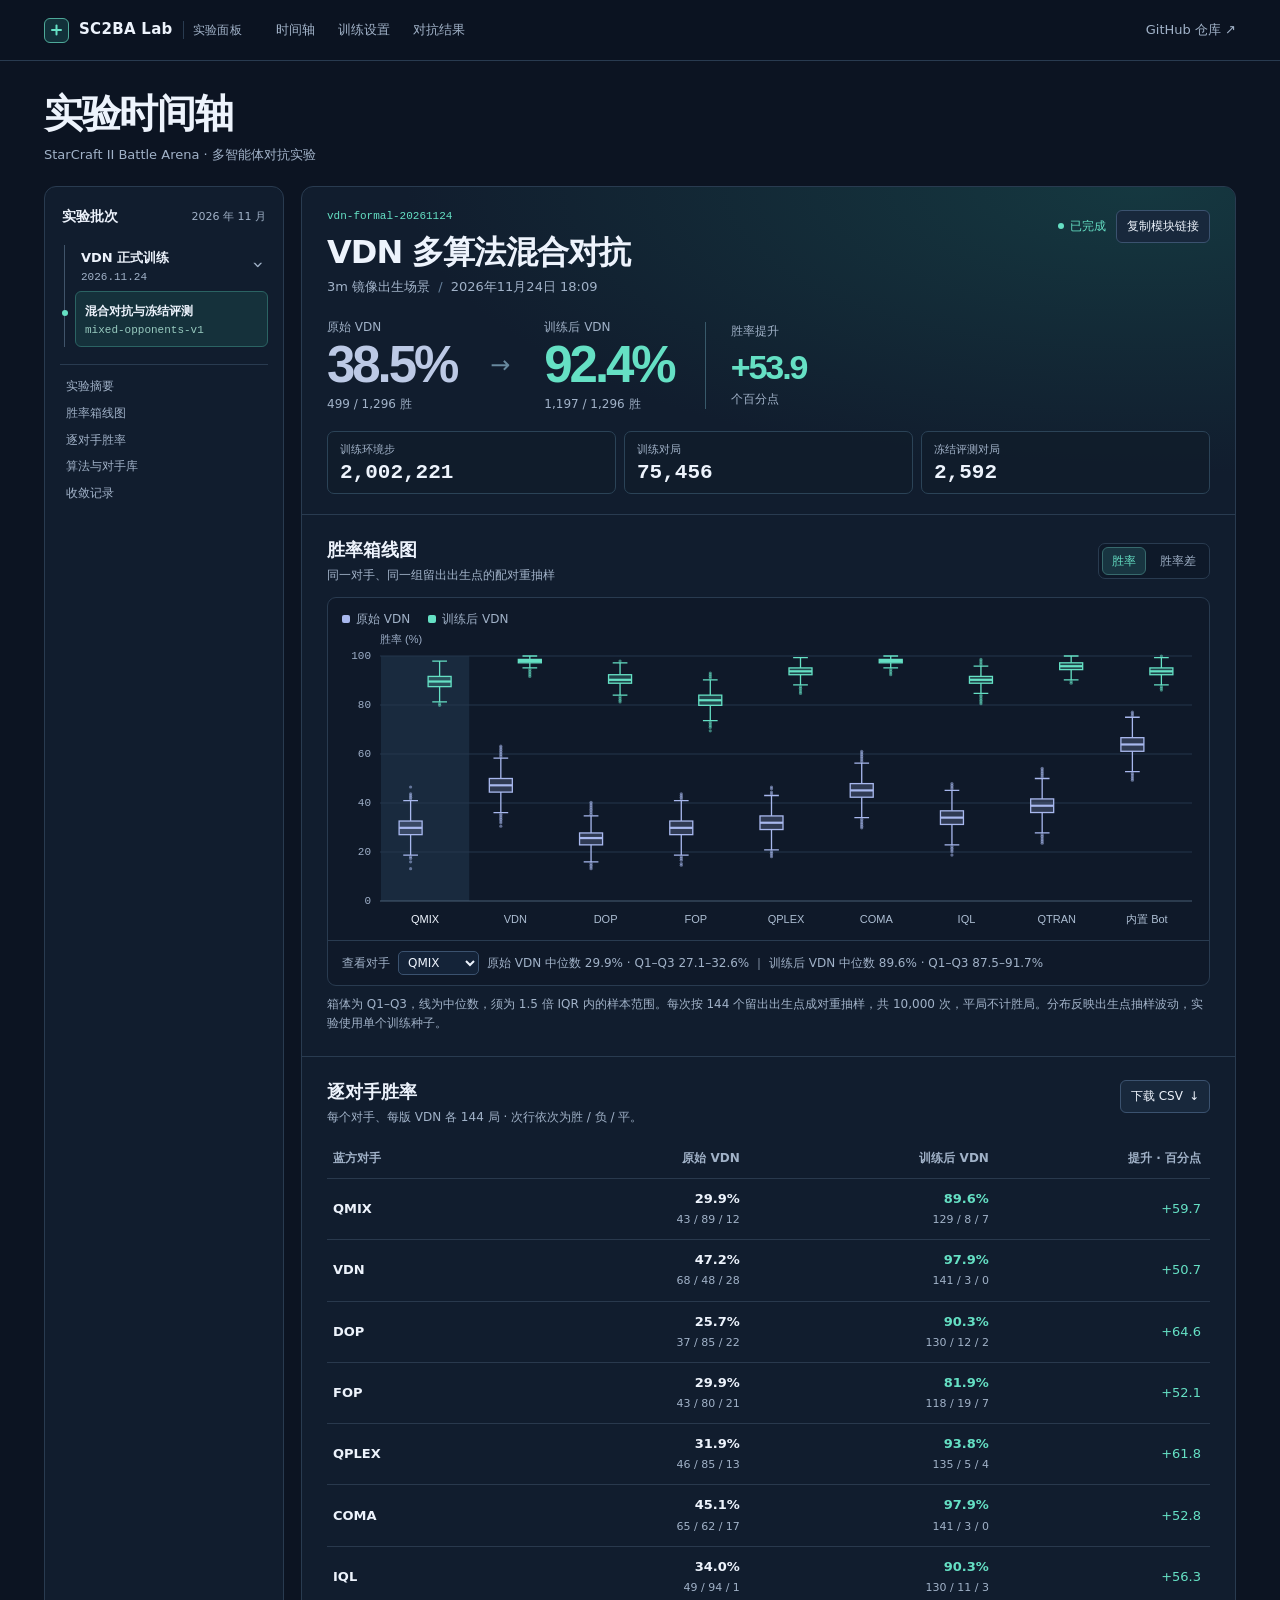
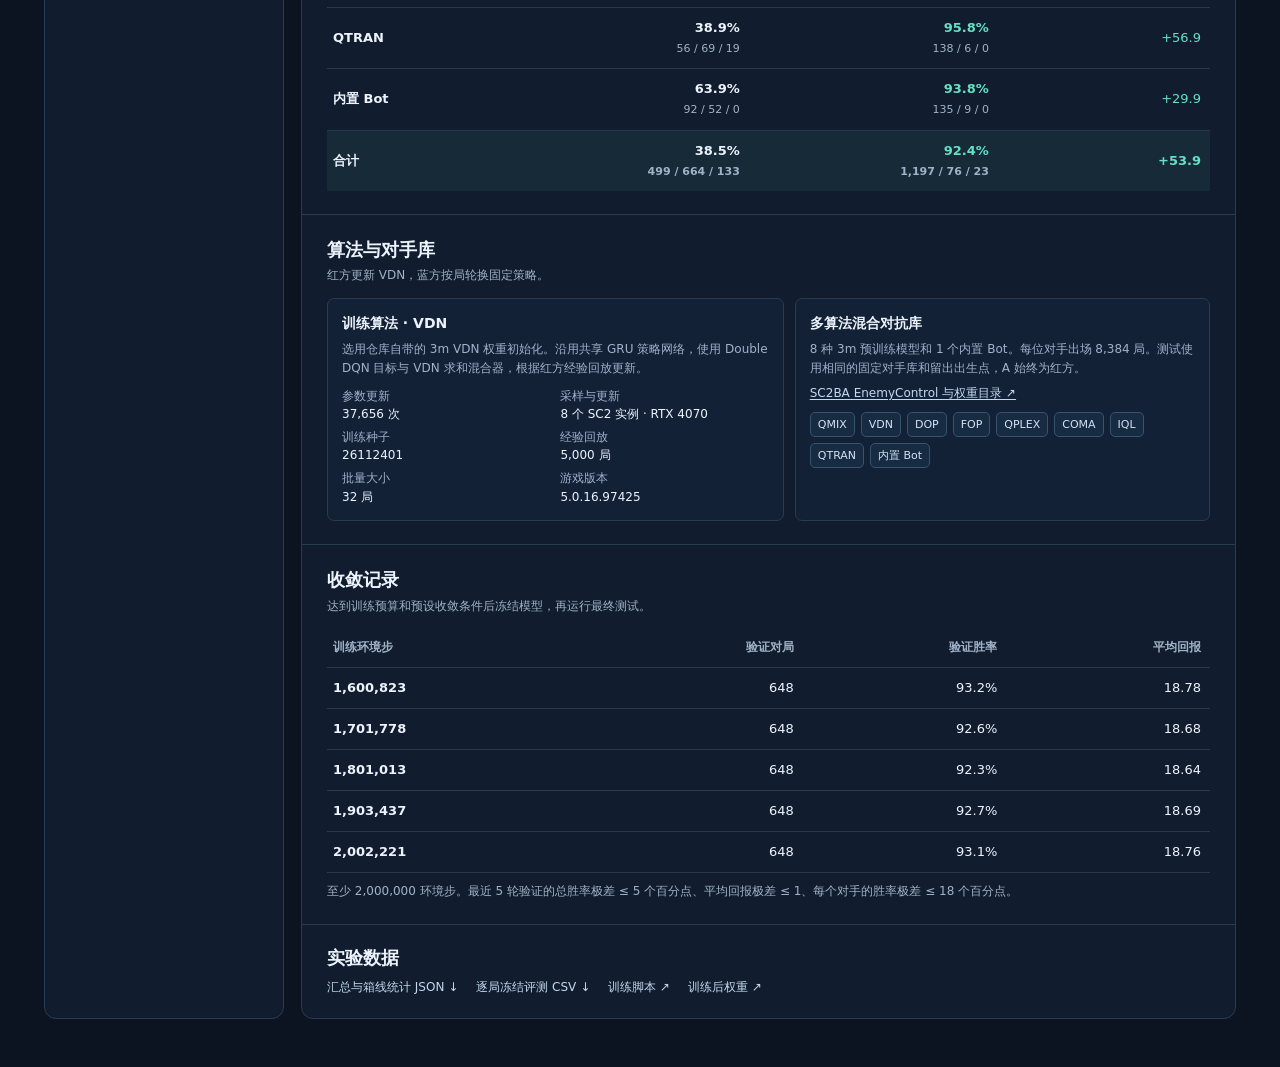
<file: docs/index.html>
<!doctype html>
<html lang="zh-CN">
<head>
  <meta charset="utf-8">
  <meta name="viewport" content="width=device-width, initial-scale=1">
  <meta name="theme-color" content="#0c1422">
  <meta name="description" content="SC2BA Lab 的多智能体对抗实验面板。按批次查看训练协议、收敛记录和冻结评测。">
  <title>SC2BA Lab · 实验面板</title>
  <link rel="icon" type="image/png" href="./assets/mark.png">
  <link rel="stylesheet" href="./assets/panel.css">
  <script defer src="./assets/panel.js"></script>
</head>
<body>
  <a class="skip-link" href="#release">跳到实验记录</a>
  <header class="masthead">
    <div class="frame masthead-inner">
      <a class="brand" href="./#timeline" aria-label="SC2BA Lab 实验时间轴"><span class="mark" aria-hidden="true"></span>SC2BA Lab <span class="brand-detail">实验面板</span></a>
      <nav aria-label="面板导航">
        <a href="#timeline">时间轴</a>
        <a href="#training">训练设置</a>
        <a href="#results">对抗结果</a>
      </nav>
      <a class="repo-link" href="https://github.com/BaiChunhui-9803/SC2BA/tree/experiment/vdn-formal-20261124">GitHub 仓库 <span aria-hidden="true">↗</span></a>
    </div>
  </header>

  <main id="timeline" class="frame">
    <header class="page-heading">
      <h1>实验时间轴</h1>
      <p>StarCraft II Battle Arena · 多智能体对抗实验</p>
    </header>
    <div id="load-error" class="card error" role="alert" hidden></div>
    <div class="workspace">
      <aside class="timeline card" aria-label="实验版本列表">
        <div class="timeline-inner">
          <div class="timeline-header">
            <h2>实验批次</h2>
            <span>2026 年 11 月</span>
          </div>
          <details open>
            <summary>
              <span class="batch-name"><strong>VDN 正式训练</strong><time datetime="2026-11-24">2026.11.24</time></span>
            </summary>
            <a class="current-batch" href="?batch=vdn-formal-20261124&amp;version=mixed-opponents-v1#release" aria-current="page">
              <span>混合对抗与冻结评测</span>
              <span class="batch-version">mixed-opponents-v1</span>
            </a>
          </details>
          <nav class="section-nav" aria-label="本实验内导航">
            <a href="#release">实验摘要</a>
            <a href="#boxplot">胜率箱线图</a>
            <a href="#results">逐对手胜率</a>
            <a href="#training">算法与对手库</a>
            <a href="#validation">收敛记录</a>
          </nav>
        </div>
      </aside>

      <article class="release card" aria-label="VDN 混合对抗正式实验">
        <section id="release" class="hero">
          <div class="hero-top">
            <div>
              <p class="run-id">vdn-formal-20261124</p>
              <h2>VDN 多算法混合对抗</h2>
              <p class="subtle">3m 镜像出生场景 <span class="sep">/</span> <time id="release-time">2026 年 11 月 24 日</time></p>
            </div>
            <div class="hero-actions">
              <span class="status"><span aria-hidden="true"></span>已完成</span>
              <button type="button" id="copy-link" class="button">复制模块链接</button>
            </div>
          </div>
          <div class="hero-scores" aria-label="总胜率对比">
            <div>
              <span class="metric-label">原始 VDN</span>
              <strong id="original-score" class="score original-score">—</strong>
              <span id="original-games" class="metric-caption"></span>
            </div>
            <span class="score-arrow" aria-hidden="true">→</span>
            <div>
              <span class="metric-label">训练后 VDN</span>
              <strong id="trained-score" class="score trained-score">—</strong>
              <span id="trained-games" class="metric-caption"></span>
            </div>
            <div class="gain">
              <span class="metric-label">胜率提升</span>
              <strong id="gain-score">—</strong>
              <span class="metric-caption">个百分点</span>
            </div>
          </div>
          <dl class="summary-tiles">
            <div><dt>训练环境步</dt><dd id="training-steps">—</dd></div>
            <div><dt>训练对局</dt><dd id="training-games">—</dd></div>
            <div><dt>冻结评测对局</dt><dd id="test-games">—</dd></div>
          </dl>
        </section>

        <section id="boxplot" class="content-section">
          <div class="section-head">
            <div>
              <h2>胜率箱线图</h2>
              <p>同一对手、同一组留出出生点的配对重抽样</p>
            </div>
            <div class="segment" aria-label="箱线图指标">
              <button type="button" id="mode-rates" aria-pressed="true">胜率</button>
              <button type="button" id="mode-delta" aria-pressed="false">胜率差</button>
            </div>
          </div>
          <div class="chart card">
            <div id="chart-legend" class="legend"></div>
            <div class="chart-scroll" tabindex="0" role="region" aria-label="胜率箱线图，可横向滚动">
              <canvas id="chart" height="310" role="img" aria-label="各对手的配对重抽样胜率分布">箱线统计可以在图下选择对手查看。</canvas>
            </div>
            <div class="chart-details">
              <label for="chart-opponent">查看对手</label>
              <select id="chart-opponent"></select>
              <output id="plot-summary" for="chart-opponent" aria-live="polite"></output>
            </div>
          </div>
          <p class="footnote" id="box-method"></p>
        </section>

        <section id="results" class="content-section">
          <div class="section-head">
            <div>
              <h2>逐对手胜率</h2>
              <p id="results-note"></p>
            </div>
            <a class="button" href="./data/matchups.csv" download>下载 CSV <span aria-hidden="true">↓</span></a>
          </div>
          <div class="table-scroll" role="region" aria-label="逐对手胜率表，可横向滚动" tabindex="0">
            <table class="matchups">
              <thead><tr><th scope="col">蓝方对手</th><th scope="col">原始 VDN</th><th scope="col">训练后 VDN</th><th scope="col">提升 · 百分点</th></tr></thead>
              <tbody id="matchup-rows"></tbody>
              <tfoot id="matchup-total"></tfoot>
            </table>
          </div>
        </section>

        <section id="training" class="content-section">
          <div class="section-head">
            <div>
              <h2>算法与对手库</h2>
              <p>红方更新 VDN，蓝方按局轮换固定策略。</p>
            </div>
          </div>
          <div class="method-grid">
            <div class="method-card">
              <h3>训练算法 · VDN</h3>
              <p>选用仓库自带的 3m VDN 权重初始化。沿用共享 GRU 策略网络，使用 Double DQN 目标与 VDN 求和混合器，根据红方经验回放更新。</p>
              <dl class="method-facts" id="training-facts"></dl>
            </div>
            <div class="method-card">
              <h3>多算法混合对抗库</h3>
              <p id="opponent-note"></p>
              <p class="pool-source"><a href="https://github.com/dooliu/SC2BA/tree/c585ce68d20a35c8bfd383a1fbbd426ae4a0ecb3/sc2ba/enemycontrol">SC2BA EnemyControl 与权重目录 ↗</a></p>
              <div class="opponent-tags" id="opponents"></div>
            </div>
          </div>
        </section>

        <section id="validation" class="content-section">
          <div class="section-head">
            <div>
              <h2>收敛记录</h2>
              <p id="validation-note"></p>
            </div>
          </div>
          <div class="table-scroll" role="region" aria-label="最近五轮验证结果，可横向滚动" tabindex="0">
            <table class="validation-table">
              <thead><tr><th scope="col">训练环境步</th><th scope="col">验证对局</th><th scope="col">验证胜率</th><th scope="col">平均回报</th></tr></thead>
              <tbody id="validation-rows"></tbody>
            </table>
          </div>
          <p class="footnote" id="plateau-note"></p>
        </section>

        <footer class="release-footer">
          <h2>实验数据</h2>
          <div class="download-links">
            <a href="./data/report.json" download>汇总与箱线统计 JSON <span aria-hidden="true">↓</span></a>
            <a href="./data/test-outcomes.csv" download>逐局冻结评测 CSV <span aria-hidden="true">↓</span></a>
            <a href="https://github.com/BaiChunhui-9803/SC2BA/blob/experiment/vdn-formal-20261124/experiments/train_vdn_formal.py">训练脚本 <span aria-hidden="true">↗</span></a>
            <a href="https://github.com/BaiChunhui-9803/SC2BA/blob/experiment/vdn-formal-20261124/experiments/artifacts/vdn-formal-20261124/agent.th">训练后权重 <span aria-hidden="true">↗</span></a>
          </div>
        </footer>
      </article>
    </div>
  </main>
</body>
</html>
</file>
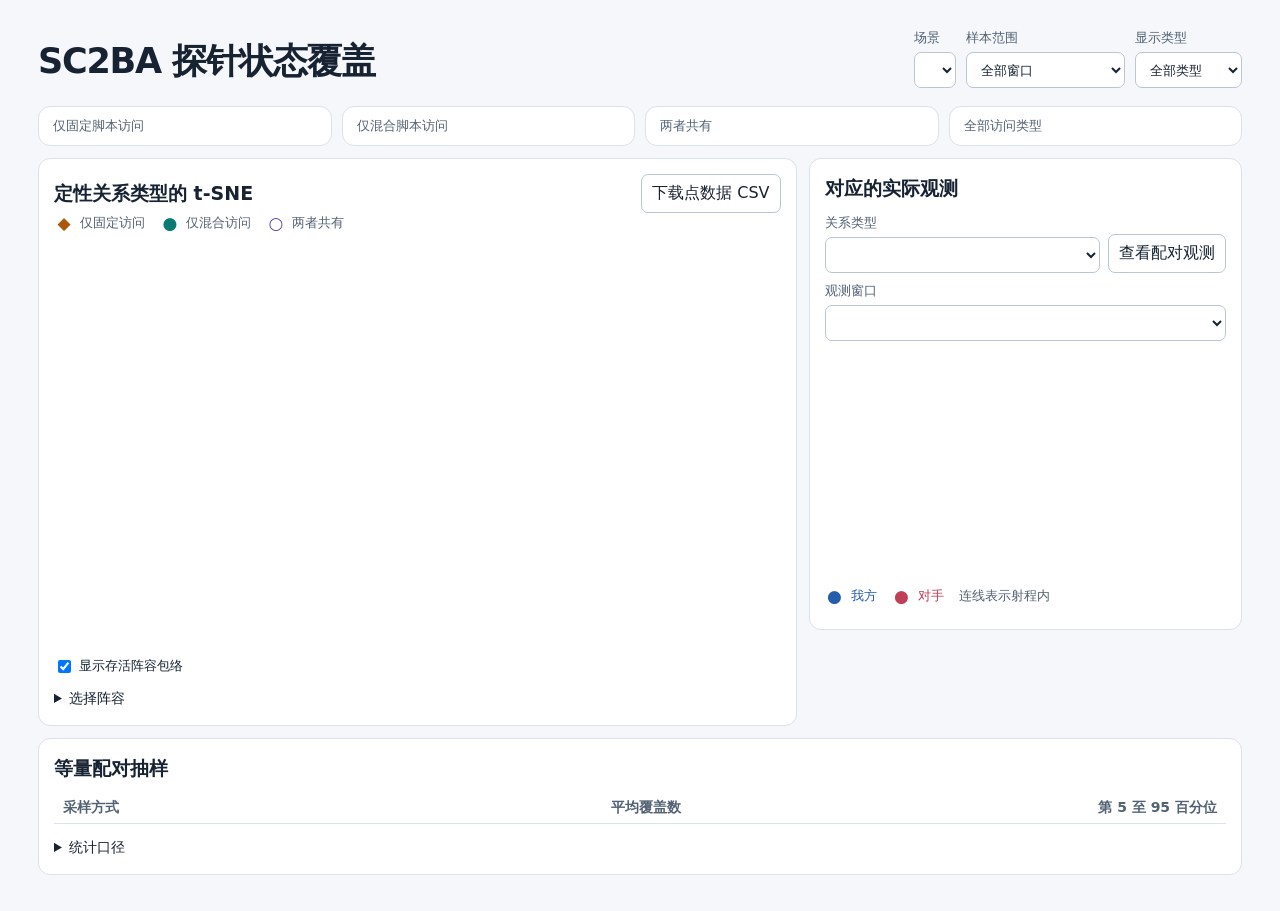
<file: bch/visualization/probe_coverage.html>
<!doctype html>
<html lang="zh-CN">
<head>
<meta charset="utf-8">
<meta name="viewport" content="width=device-width, initial-scale=1">
<title>SC2BA 探针状态覆盖</title>
<style>
:root {
    color-scheme: light;
    --page: #f5f7fa;
    --paper: #fff;
    --text: #172332;
    --muted: #526173;
    --line: #dbe2eb;
    --grid: #e9edf3;
    --fixed: #ad570b;
    --mixed: #087c72;
    --shared: #6645a8;
    --ally: #255dab;
    --enemy: #bf3f58;
    font-family: Inter, "Microsoft YaHei UI", system-ui, sans-serif;
}
* { box-sizing: border-box; }
[hidden] { display: none !important; }
body { margin: 0; background: var(--page); color: var(--text); line-height: 1.55; }
main { width: min(1320px, 100%); margin: auto; padding: 28px clamp(14px, 3vw, 38px) 36px; }
h1 { margin: 0; font-size: clamp(25px, 3.1vw, 35px); letter-spacing: -.035em; }
h2 { margin: 0; font-size: 19px; }
p { margin: 0; }
.header { display: flex; align-items: end; justify-content: space-between; gap: 16px; flex-wrap: wrap; }
.muted, .note { color: var(--muted); }
.note { font-size: 13px; }
.controls { display: flex; gap: 10px; align-items: end; flex-wrap: wrap; }
.controls label, .frame-choice { display: grid; gap: 4px; font-size: 13px; color: var(--muted); }
button, select, .jump { font: inherit; color: var(--text); background: var(--paper); }
button, select, .jump {
    padding: 6px 10px; min-height: 36px; border: 1px solid #bbc6d4; border-radius: 7px;
}
button { cursor: pointer; }
.jump { align-self: end; display: inline-flex; align-items: center; text-decoration: none; font-size: 13px; }
button:disabled { cursor: default; opacity: .56; }
:focus-visible { outline: 2px solid #336dbe; outline-offset: 3px; }
.numbers {
    display: grid; grid-template-columns: repeat(4, minmax(0, 1fr)); gap: 10px;
    margin: 18px 0 12px;
}
.number, .pane { background: var(--paper); border: 1px solid var(--line); border-radius: 12px; }
.number { padding: 9px 14px; }
.number strong { display: block; font-size: 24px; font-variant-numeric: tabular-nums; }
.number span { display: block; font-size: 13px; color: var(--muted); }
.number.fixed strong, .key.fixed { color: var(--fixed); }
.number.mixed strong, .key.mixed { color: var(--mixed); }
.number.shared strong, .key.shared { color: var(--shared); }
.views { display: grid; grid-template-columns: minmax(0, 1.75fr) minmax(290px, 1fr); gap: 12px; align-items: start; }
.pane { padding: 15px; min-width: 0; }
.panel-heading { display: flex; align-items: center; justify-content: space-between; flex-wrap: wrap; gap: 8px; }
svg { display: block; width: 100%; height: auto; overflow: visible; color: var(--text); }
.axis-text { fill: var(--muted); font-size: 14px; }
.field .axis-text { font-size: 12px; }
.grid { stroke: var(--grid); stroke-width: 1; }
.plot-border { fill: none; stroke: #cdd6e1; stroke-width: 1; }
.legend { display: flex; gap: 6px 15px; flex-wrap: wrap; color: var(--muted); font-size: 13px; }
.legend span { display: inline-flex; gap: 6px; align-items: center; }
.key { width: 20px; height: 17px; line-height: 17px; text-align: center; display: inline-block; font-size: 17px; }
#map-scatter { margin: 3px 0; }
.mark { cursor: pointer; }
.mark .disc { fill: currentColor; stroke: var(--paper); stroke-width: 1px; opacity: .89; }
.mark.shared .disc { fill: none; stroke: currentColor; stroke-width: 2.15px; }
.mark .focus-ring { fill: none; stroke: currentColor; opacity: 0; stroke-width: 1.3px; }
.mark:hover .focus-ring, .mark:focus-visible .focus-ring, .mark.active .focus-ring { opacity: 1; }
.mark.active .focus-ring { stroke: var(--text); stroke-width: 1.8px; }
.mark.fixed { color: var(--fixed); }
.mark.mixed { color: var(--mixed); }
.mark.shared { color: var(--shared); }
.case-tools { display: grid; grid-template-columns: minmax(0, 1fr) auto; gap: 8px; align-items: end; margin-top: 9px; }
.frame-choice { margin-top: 8px; }
.frame-choice select { max-width: 100%; }
.case-tools .frame-choice { margin-top: 0; }
.case-text { min-height: 20px; font-size: 13px; margin-top: 10px; }
.field { margin: 3px 0; }
.ally { color: var(--ally); }
.enemy { color: var(--enemy); }
.frame-meta {
    display: grid; grid-template-columns: auto minmax(0, 1fr); gap: 4px 12px;
    margin: 8px 0 0; font-size: 13px;
}
.frame-meta dt { color: var(--muted); }
.frame-meta dd { margin: 0; overflow-wrap: anywhere; }
#match { margin-top: 12px; }
#match-note { margin: 5px 0 8px; }
.layer-options { margin-top: 9px; display: grid; gap: 6px; }
.layer-options details { margin-top: 0; }
.layer-options label { display: inline-flex; gap: 5px; align-items: center; font-size: 13px; }
.roster-options { display: flex; flex-wrap: wrap; gap: 6px 15px; padding-top: 5px; }
.roster-key { display: inline-block; width: 16px; height: 10px; border: 1.5px solid; border-radius: 3px; }
.hull-shape { fill-opacity: .105; stroke-opacity: .78; stroke-width: 1.5; pointer-events: none; }
#representations { margin-top: 12px; scroll-margin-top: 10px; }
.comparison-grid { display: grid; grid-template-columns: repeat(2,minmax(0, 1fr)); gap: 12px; margin: 10px 0; }
.comparison-grid .pane { padding: 10px; }
.comparison-grid h3 { font-size: 16px; margin: 0; }
.comparison-grid label { display: inline-flex; gap: 7px; align-items: center; font-size: 13px; }
.comparison-grid .note { margin-top: 3px; }
.comparison-notes { display: grid; gap: 6px; }
#roster-metrics { margin-top: 10px; }
table { width: 100%; border-collapse: collapse; font-size: 14px; font-variant-numeric: tabular-nums; }
th, td { padding: 5px 9px; border-bottom: 1px solid var(--line); text-align: right; white-space: nowrap; }
th:first-child { text-align: left; }
thead th { font-weight: 600; color: var(--muted); }
.table-scroll { overflow-x: auto; }
details { margin-top: 13px; }
summary { cursor: pointer; font-size: 14px; }
details p { margin-top: 7px; }
@media (max-width: 900px) {
    .views { grid-template-columns: 1fr; }
    .field { max-width: 580px; margin-inline: auto; }
}
@media (max-width: 700px) {
    .comparison-grid { grid-template-columns: 1fr; }
}
@media (max-width: 480px) {
    .numbers { grid-template-columns: repeat(2, minmax(0, 1fr)); }
    .pane { padding: 11px; }
    .case-tools { grid-template-columns: 1fr; }
}
</style>
</head>
<body>
<main>
    <header class="header">
        <div>
            <h1>SC2BA 探针状态覆盖</h1>
            <p id="subtitle" class="muted"></p>
        </div>
        <div class="controls">
            <label>场景 <select id="scene"></select></label>
            <label>样本范围 <select id="scope"><option value="all">全部窗口</option><option value="later">首窗之后</option><option value="test">留出布局</option><option value="test-later">留出布局 · 首窗之后</option></select></label>
            <label>显示类型 <select id="category"><option value="all">全部类型</option><option value="fixed">仅固定访问</option><option value="mixed">仅混合访问</option><option value="shared">两者共有</option></select></label>
            <a class="jump" id="comparison-link" href="#representations" hidden>比较 CNN 与 BK-tree</a>
        </div>
    </header>
    <section class="numbers" aria-label="档案关系类型数">
        <div class="number fixed"><strong id="fixed-count"></strong><span>仅固定脚本访问</span></div>
        <div class="number mixed"><strong id="mixed-count"></strong><span>仅混合脚本访问</span></div>
        <div class="number shared"><strong id="shared-count"></strong><span>两者共有</span></div>
        <div class="number"><strong id="union-count"></strong><span>全部访问类型</span></div>
    </section>
    <div class="views">
        <section class="pane" aria-labelledby="embedding-title">
            <div class="panel-heading">
                <h2 id="embedding-title">定性关系类型的 t-SNE</h2>
                <button type="button" id="download">下载点数据 CSV</button>
            </div>
            <div class="legend" aria-label="投影图图例">
                <span><b class="key fixed">◆</b>仅固定访问</span>
                <span><b class="key mixed">●</b>仅混合访问</span>
                <span><b class="key shared">○</b>两者共有</span>
            </div>
            <svg id="map-scatter" viewBox="0 0 760 430" role="group" aria-label="关系类型的 t-SNE 散点，支持点击每点查看观测"></svg>
            <p id="scatter-note" class="note"></p>
            <div class="layer-options">
                <label><input type="checkbox" id="show-hulls" checked>显示存活阵容包络</label>
                <div class="legend" id="hull-legend" aria-label="阵容包络图例"></div>
                <details>
                    <summary>选择阵容</summary>
                    <div class="roster-options" id="roster-options"></div>
                    <p class="note">包络使用当前可见点。两个点用线段，一个点用空心轮廓。</p>
                </details>
            </div>
        </section>
        <section class="pane" aria-labelledby="frame-title">
            <h2 id="frame-title">对应的实际观测</h2>
            <div class="case-tools">
                <label class="frame-choice">关系类型 <select id="profile"></select></label>
                <button type="button" id="paired">查看配对观测</button>
            </div>
            <label class="frame-choice">观测窗口 <select id="frame"></select></label>
            <p id="case-text" class="case-text" aria-live="polite"></p>
            <svg class="field" id="unit-map" viewBox="0 0 405 211" role="img" aria-label="双方存活单位实际坐标及射程内连线"></svg>
            <div class="legend">
                <span class="ally"><b class="key">●</b>我方</span>
                <span class="enemy"><b class="key">●</b>对手</span>
                <span>连线表示射程内</span>
            </div>
            <dl id="frame-meta" class="frame-meta"></dl>
        </section>
    </div>
    <section class="pane" id="representations" aria-labelledby="comparison-title" hidden>
        <h2 id="comparison-title">同一观测在 CNN 与 BK-tree 距离中的位置</h2>
        <p id="cnn-training" class="note"></p>
        <div class="comparison-grid">
            <div class="pane">
                <h3>IM-grid CNN · 连续嵌入</h3>
                <p id="cnn-distance-description" class="note"></p>
                <svg class="comparison-plot" id="cnn-plot" viewBox="0 0 760 430" role="group" aria-label="CNN 同帧投影"></svg>
            </div>
            <div class="pane">
                <div class="panel-heading">
                    <h3>BK-tree · 预计算距离</h3>
                    <label>距离 <select id="bk-distance"><option value="bk-position">一级位置</option><option value="bk-health">二级血量</option></select></label>
                </div>
                <p id="bk-description" class="note"></p>
                <svg class="comparison-plot" id="bk-plot" viewBox="0 0 760 430" role="group" aria-label="BK-tree 距离同帧投影"></svg>
            </div>
        </div>
        <div class="comparison-notes">
            <p id="comparison-frame" class="note" aria-live="polite"></p>
            <p class="note">每点一个探针窗口。菱形是固定脚本，实心圆是混合脚本。点击任一图，两图同步高亮同一窗口。</p>
            <p id="agreement-note" class="note"></p>
        </div>
        <div class="table-scroll">
            <table aria-label="CNN 与 BK-tree 近邻和距离排序一致性">
                <thead><tr>
                    <th scope="col">与 CNN 对比</th><th scope="col">原空间 Spearman ρ</th>
                    <th scope="col">原空间近邻重合</th><th scope="col">投影后近邻重合</th>
                    <th scope="col">同阵容 ρ</th><th scope="col">同阵容近邻重合</th>
                </tr></thead>
                <tbody id="agreement-body"></tbody>
            </table>
        </div>
        <div class="table-scroll" id="roster-metrics">
            <table aria-label="各距离下近邻中相同存活阵容占比">
                <thead><tr>
                    <th scope="col">原空间</th><th scope="col">定性关系</th><th scope="col">CNN</th>
                    <th scope="col">BK-tree 位置</th><th scope="col">BK-tree 血量</th><th scope="col">随机近邻</th>
                </tr></thead>
                <tbody id="roster-body"></tbody>
            </table>
        </div>
        <details>
            <summary>距离、近邻和阵容的口径</summary>
            <p class="note">原 HRL-IM/CBS 的 BK-tree 先按双方单位的位置匹配代价用阈值 1.0 查询，再在一级簇内按这些配对单位的 HP 差用阈值 0.5 细分。两图分别用连续距离矩阵做 t-SNE。一级位置距离对每个未配对单位加 1，二级使用归一化 HP 差。跨簇的二级距离用于查看其整体结构。</p>
            <p class="note">一致性按相同窗口的距离排序和 5 个最近邻计算。距离并列时等概率分配名额。同阵容结果只在双方存活数都相同的窗口之间比较。近邻不足 5 个的窗口无法参与同阵容 5-NN 统计。</p>
            <p class="note">投影以每张地图的所有窗口拟合，切换时段只过滤显示。颜色筛选作用于散点。定量指标始终用选定地图与时段的全部窗口重算。</p>
        </details>
    </section>
    <section id="match" class="pane" aria-labelledby="match-title">
        <h2 id="match-title">等量配对抽样</h2>
        <p id="match-note" class="note"></p>
        <div class="table-scroll">
            <table aria-label="同预算内访问到的去重关系类型">
                <thead><tr><th scope="col">采样方式</th><th scope="col">平均覆盖数</th><th scope="col">第 5 至 95 百分位</th></tr></thead>
                <tbody id="match-table"></tbody>
            </table>
        </div>
        <details>
            <summary>统计口径</summary>
            <p class="note">一个类型由双方存活数和 64 格关系直方图组成。对每个跨队单位对，分别标记两个方向的射程内、最近和最远，共六个二元标记，再统计各种组合出现的次数。</p>
            <p class="note">定性关系图沿用上一版的输入，使用双方存活比例与关系频率平方根。各场景分别投影，每点一种去重后的关系类型。时段切换沿用同一投影，颜色根据该时段的访问情况更新。</p>
            <p class="note">按开局、对手和重复编号配对。每个组合的样本预算为两种脚本可用窗口数的较小值。各条件按同配额无放回抽样，合并条件在每组尽量各取一半。区间反映当前轨迹上的抽样波动。</p>
        </details>
    </section>
</main>
<script type="application/json" id="coverage-data">__COVERAGE_DATA__</script>
<script>
"use strict";
const report = JSON.parse(document.getElementById("coverage-data").textContent);
const get = id => document.getElementById(id);
const names = Object.keys(report.scenarios);
const svgURI = "http://www.w3.org/2000/svg";
const fixed = "legacy-nearest";
const labels = { fixed: "仅固定访问", mixed: "仅混合访问", shared: "两者共有" };
const display = { [fixed]: "固定脚本", mixed: "混合脚本" };
const sceneInput = get("scene"), scopeInput = get("scope"), categoryInput = get("category");
const profileInput = get("profile"), frameInput = get("frame");
const scatter = get("map-scatter"), unitMap = get("unit-map");
const cnnPlot = get("cnn-plot"), bkPlot = get("bk-plot"), bkDistance = get("bk-distance");
const hullToggle = get("show-hulls");
const rosterSelections = new Map();
const rosterPalette = ["#3876b4", "#af4485", "#917000", "#27874e", "#98523f", "#6858a8", "#297f89"];
let scene, profiles = [], selectedFrame;
let rosterColors;

function element(name, attr = {}, content) {
    const item = document.createElementNS(svgURI, name);
    for (const [key, value] of Object.entries(attr)) item.setAttribute(key, value);
    if (content !== undefined) item.textContent = content;
    return item;
}
function option(select, value, label) {
    const item = new Option(label, value);
    select.add(item);
}
function extent(values) {
    const a = Math.min(...values), b = Math.max(...values);
    const pad = Math.max((b - a) * .06, .5);
    return [a - pad, b + pad];
}
function gridScale(xDomain, yDomain, area, equal = false) {
    const [x0, y0, width, height] = area;
    const ranges = [xDomain[1] - xDomain[0], yDomain[1] - yDomain[0]];
    const independent = [width / ranges[0], height / ranges[1]];
    const [sx, sy] = equal ? [Math.min(...independent), Math.min(...independent)] : independent;
    const left = x0 + (width - ranges[0] * sx) / 2, top = y0 + (height - ranges[1] * sy) / 2;
    return {
        x: x => left + (x - xDomain[0]) * sx,
        y: y => top + (yDomain[1] - y) * sy,
        edges: [left, top, ranges[0] * sx, ranges[1] * sy],
    };
}
function ticks(domain, target = 5) {
    const raw = (domain[1] - domain[0]) / target;
    const scale = 10 ** Math.floor(Math.log10(raw));
    const step = [1, 2, 5, 10].find(value => value >= raw / scale) * scale;
    const start = Math.ceil(domain[0] / step) * step;
    const values = [];
    for (let value = start; value < domain[1] + step * 1e-8; value += step) {
        values.push(Math.abs(value) < 1e-8 ? 0 : Number(value.toPrecision(6)));
    }
    return values;
}
function drawGrid(svg, scale, xDomain, yDomain, xLabel, yLabel) {
    const [left, top, width, height] = scale.edges;
    const coords = element("g", { "aria-hidden": "true" });
    for (const value of ticks(xDomain)) {
        const x = scale.x(value);
        coords.append(element("line", { x1: x, y1: top, x2: x, y2: top + height, class: "grid" }),
            element("text", { x, y: top + height + 17, class: "axis-text", "text-anchor": "middle" }, value));
    }
    for (const value of ticks(yDomain)) {
        const y = scale.y(value);
        coords.append(element("line", { x1: left, y1: y, x2: left + width, y2: y, class: "grid" }),
            element("text", { x: left - 7, y: y + 4, class: "axis-text", "text-anchor": "end" }, value));
    }
    coords.append(element("rect", { x: left, y: top, width, height, class: "plot-border" }));
    coords.append(element("text", { x: left + width / 2, y: top + height + 34, class: "axis-text",
        "text-anchor": "middle" }, xLabel));
    const labelX = left - 38, labelY = top + height / 2;
    coords.append(element("text", { x: labelX, y: labelY, class: "axis-text", "text-anchor": "middle",
        transform: "rotate(-90 " + labelX + " " + labelY + ")" }, yLabel));
    svg.append(coords);
}
function activeProfiles() {
    const scope = scopeInput.value;
    return scene.points.flatMap((point, index) => {
        const windows = point.frames.filter(frame => {
            const row = scene.frames[frame];
            return (!scope.startsWith("test") || row.split === "test") && (!scope.endsWith("later") || row.step > 0);
        });
        if (!windows.length) return [];
        const fixedCount = windows.filter(frame => scene.frames[frame].behavior === fixed).length;
        const mixedCount = windows.length - fixedCount;
        const type = fixedCount && mixedCount ? "shared" : fixedCount ? "fixed" : "mixed";
        return [{ ...point, index, windows, fixedCount, mixedCount, type }];
    });
}
function rosterLabel(point) { return point.alive.join("v"); }

function hullVertices(points) {
    const unique = Array.from(new Map(points.map(point => [point.join(","), point])).values());
    unique.sort((a, b) => a[0] - b[0] || a[1] - b[1]);
    if (unique.length <= 2) return unique;
    const turn = (a, b, c) => (b[0] - a[0]) * (c[1] - a[1]) - (b[1] - a[1]) * (c[0] - a[0]);
    function half(sorted) {
        const vertices = [];
        for (const point of sorted) {
            while (vertices.length >= 2 && turn(vertices[vertices.length - 2], vertices[vertices.length - 1], point) <= 1e-8) {
                vertices.pop();
            }
            vertices.push(point);
        }
        return vertices.slice(0, -1);
    }
    return [...half(unique), ...half(unique.slice().reverse())];
}

function drawHulls(svg, points, scale) {
    if (!hullToggle.checked) return;
    const selected = rosterSelections.get(sceneInput.value);
    const grouped = new Map();
    for (const point of points) {
        if (!selected.has(point.roster)) continue;
        if (!grouped.has(point.roster)) grouped.set(point.roster, []);
        grouped.get(point.roster).push([scale.x(point.xy[0]), scale.y(point.xy[1])]);
    }
    for (const [name, members] of grouped) {
        const hull = hullVertices(members), color = rosterColors.get(name);
        const sharedAttr = { class: "hull-shape", stroke: color, "data-roster": name, "aria-hidden": "true" };
        if (hull.length > 2) {
            svg.append(element("polygon", { ...sharedAttr, points: hull.map(point => point.join(",")).join(" "), fill: color }));
        } else if (hull.length === 2) {
            svg.append(element("line", { ...sharedAttr, x1: hull[0][0], y1: hull[0][1], x2: hull[1][0],
                y2: hull[1][1], "stroke-dasharray": "4 3" }));
        } else {
            svg.append(element("circle", { ...sharedAttr, cx: hull[0][0], cy: hull[0][1], r: 9, fill: "none" }));
        }
    }
}

function renderRosterOptions() {
    const full = new Map();
    for (const point of scene.points) {
        const name = rosterLabel(point);
        full.set(name, (full.get(name) ?? 0) + point.frames.length);
    }
    const sorted = Array.from(full.keys()).sort((a, b) => full.get(b) - full.get(a) || a.localeCompare(b));
    const map = sceneInput.value;
    const defaults = (map === "3m" ? ["3v3", "3v2", "2v3", "3v1"] : sorted.slice(0, 5)).filter(name => full.has(name));
    const colorOrder = [...new Set([...defaults, ...sorted])];
    rosterColors = new Map(colorOrder.map((name, i) => [name,
        rosterPalette[i] ?? "hsl(" + ((i * 137.5) % 360) + " 52% 44%)"]));
    if (!rosterSelections.has(map)) {
        rosterSelections.set(map, new Set(defaults));
    }
    const selected = rosterSelections.get(map);
    const counts = new Map();
    for (const point of profiles) {
        const name = rosterLabel(point);
        counts.set(name, (counts.get(name) ?? 0) + 1);
    }
    const options = get("roster-options");
    options.replaceChildren();
    for (const name of sorted) {
        const label = document.createElement("label");
        const field = document.createElement("input");
        field.type = "checkbox";
        field.checked = selected.has(name);
        field.addEventListener("change", () => {
            if (field.checked) selected.add(name);
            else selected.delete(name);
            renderHullLegend();
            redrawPlots();
        });
        label.append(field, name + " · " + (counts.get(name) ?? 0) + " 种");
        options.append(label);
    }
    renderHullLegend();
}

function renderHullLegend() {
    const legend = get("hull-legend");
    legend.replaceChildren();
    if (!hullToggle.checked) return;
    const active = new Set(profiles.map(rosterLabel));
    for (const name of rosterSelections.get(sceneInput.value)) {
        if (!active.has(name)) continue;
        const item = document.createElement("span"), key = document.createElement("b");
        key.className = "roster-key";
        key.style.color = rosterColors.get(name);
        key.style.background = "color-mix(in srgb, " + rosterColors.get(name) + " 12%, transparent)";
        key.setAttribute("aria-hidden", "true");
        item.append(key, name);
        legend.append(item);
    }
}

function drawProjection(svg, points, population, rawFrames = false) {
    const area = [58, 12, 689, 376];
    const domains = [0, 1].map(index => extent(population.map(xy => xy[index])));
    const spanPerPixel = Math.max(...domains.map(([min, max], index) => (max - min) / area[index + 2]));
    const [xDomain, yDomain] = domains.map(([min, max], index) => {
        const center = (min + max) / 2, radius = spanPerPixel * area[index + 2] / 2;
        return [center - radius, center + radius];
    });
    const scale = gridScale(xDomain, yDomain, area);
    svg.replaceChildren();
    drawGrid(svg, scale, xDomain, yDomain, "t-SNE 1", "t-SNE 2");
    drawHulls(svg, points, scale);
    const size = rawFrames ? .75 : 1;
    for (const point of points) {
        const x = scale.x(point.xy[0]), y = scale.y(point.xy[1]);
        const mark = element("g", { class: "mark " + point.type, transform: "translate(" + x + " " + y + ")",
            tabindex: "0", role: "button", "aria-label": point.description, "data-index": point.index });
        mark.append(element("title", {}, point.description), element("circle", { r: 10.5 * size, fill: "transparent" }),
            element("circle", { r: 8.1, class: "focus-ring" }));
        if (point.type === "fixed") {
            const r = 6 * size;
            mark.append(element("polygon", { points: "0,-" + r + " " + r + ",0 0," + r + " -" + r + ",0", class: "disc" }));
        } else {
            mark.append(element("circle", { r: point.type === "shared" ? 5.2 : 5.0 * size, class: "disc" }));
        }
        mark.addEventListener("click", () => chooseFrame(point.frame));
        mark.addEventListener("keydown", event => {
            if (event.key === "Enter" || event.key === " ") {
                event.preventDefault();
                chooseFrame(point.frame);
            }
        });
        svg.append(mark);
    }
}

function activeMarks() {
    if (selectedFrame === undefined) return;
    const selection = scene.frames[selectedFrame];
    for (const [svg, index] of [[scatter, selection.point], [cnnPlot, selectedFrame], [bkPlot, selectedFrame]]) {
        for (const mark of svg.querySelectorAll(".mark")) mark.classList.toggle("active", Number(mark.dataset.index) === index);
    }
}

function redrawPlots() {
    const points = profiles.map(point => ({
        ...point, roster: rosterLabel(point), frame: point.windows[0],
        description: point.id + "，" + rosterLabel(point) + "，" + labels[point.type] +
            "，固定 " + point.fixedCount + " 条，混合 " + point.mixedCount + " 条",
    }));
    drawProjection(scatter, points, scene.points.map(point => point.xy));
    if (scene.comparison) {
        for (const [svg, method] of [[cnnPlot, "cnn"], [bkPlot, bkDistance.value]]) {
            const xy = scene.comparison.coordinates[method];
            const frames = points.flatMap(point => point.windows.map(index => {
                const frame = scene.frames[index];
                return { index, frame: index, xy: xy[index], roster: point.roster,
                    type: frame.behavior === fixed ? "fixed" : "mixed",
                    description: point.roster + "，" + display[frame.behavior] + "，" + frame.layout + " / " +
                        frame.opponent.toUpperCase() + "，第 " + frame.step + " 步" };
            }));
            drawProjection(svg, frames, xy, true);
        }
        get("bk-description").textContent = bkDistance.value === "bk-position"
            ? "一级位置匹配代价，包含未配对单位的补位成本"
            : "二级 HP 差，比较按位置匹配的单位";
    }
    activeMarks();
}
function drawUnits(frame) {
    const xDomain = scene.bounds.map(point => point[0]);
    const yDomain = scene.bounds.map(point => point[1]);
    const scale = gridScale(xDomain, yDomain, [39, 8, 350, 162], true);
    unitMap.replaceChildren();
    drawGrid(unitMap, scale, xDomain, yDomain, "世界 X", "世界 Y");
    for (const [i, j] of frame.reach) {
        const [left, right] = [frame.units[0][i], frame.units[1][j]];
        unitMap.append(element("line", { x1: scale.x(left[0]), y1: scale.y(left[1]),
            x2: scale.x(right[0]), y2: scale.y(right[1]), stroke: "#8896a8", "stroke-opacity": ".48",
            "stroke-width": "1.0", "aria-hidden": "true" }));
    }
    frame.units.forEach((units, side) => units.forEach(([x, y, hp], index) => {
        const mark = element("circle", { cx: scale.x(x), cy: scale.y(y), r: 4.2,
            fill: side ? "var(--enemy)" : "var(--ally)", stroke: "white", "stroke-width": ".8" });
        mark.append(element("title", {}, (side ? "敌" : "我") + (index + 1) +
            "  HP " + hp + "  (" + x.toFixed(2) + ", " + y.toFixed(2) + ")"));
        unitMap.append(mark);
    }));
}
function chooseFrame(index) {
    const frame = scene.frames[index];
    const point = profiles.find(item => item.index === frame.point);
    if (!point || !point.windows.includes(index)) return;
    selectedFrame = index;
    profileInput.value = String(point.index);
    frameInput.replaceChildren();
    for (const value of point.windows) {
        const row = scene.frames[value];
        option(frameInput, value, display[row.behavior] + " · " + row.layout + " / " + row.opponent.toUpperCase() + " · 步 " + row.step);
    }
    frameInput.value = String(index);
    get("case-text").textContent = display[frame.behavior] + " ｜ " + frame.layout + " / " + frame.opponent.toUpperCase() +
        " ｜ 第 " + frame.step + " 步";
    get("comparison-frame").textContent = "当前观测  " + get("case-text").textContent + " ｜ " + rosterLabel(point);
    get("paired").disabled = frame.paired === null;
    drawUnits(frame);
    const hp = units => units.reduce((total, unit) => total + unit[2], 0);
    const rows = [
        ["双方存活", frame.units.map(side => side.length).join(" 对 ")],
        ["双方总 HP", frame.units.map(hp).join(" / ")],
        ["射程内的跨队单位对", frame.reach.length + " / " + frame.units[0].length * frame.units[1].length],
        ["上一窗口宏动作", frame.previous ?? "开局"],
        ["本窗口分组与宏动作", frame.grouping + " / " + frame.macro],
    ];
    const meta = get("frame-meta");
    meta.replaceChildren();
    for (const [name, value] of rows) {
        const dt = document.createElement("dt"), dd = document.createElement("dd");
        dt.textContent = name;
        dd.textContent = value;
        meta.append(dt, dd);
    }
    activeMarks();
}

function tableRow(table, label, values) {
    const row = document.createElement("tr"), title = document.createElement("th");
    title.scope = "row";
    title.textContent = label;
    row.append(title);
    for (const text of values) {
        const cell = document.createElement("td");
        cell.textContent = text;
        row.append(cell);
    }
    table.append(row);
}

function agreementSummary() {
    const comparison = scene.comparison;
    get("representations").hidden = get("comparison-link").hidden = !comparison;
    if (!comparison) return;
    const cnn = comparison.cnn;
    const counts = cnn.sample_counts;
    get("cnn-training").textContent = "按地图训练 · " + cnn.epochs + " 轮预算 · 验证最优第 " + cnn.best_epoch +
        " 轮 · 训练 / 验证 / 留出窗口 " + [counts.train, counts.validation, counts.test].join(" / ");
    get("cnn-distance-description").textContent = "标准化的 " + cnn.latent_dim + " 维嵌入使用欧氏距离";
    const stats = comparison.agreement[scopeInput.value];
    const table = get("agreement-body"), roster = get("roster-body");
    table.replaceChildren();
    roster.replaceChildren();
    if (!stats) {
        get("agreement-note").textContent = "当前范围的窗口不足以计算距离一致性。";
        return;
    }
    const percent = value => value === null ? "—" : (100 * value).toFixed(1) + "%";
    const coefficient = value => value === null ? "—" : value.toFixed(3);
    const within = stats.same_roster_anchors
        ? " · 同阵容近邻统计 " + stats.same_roster_anchors + " 个窗口，随机基线 " + percent(stats.within_roster_random_overlap)
        : " · 当前范围的同阵容样本不足以计算组内近邻重合";
    get("agreement-note").textContent = stats.frames + " 个窗口 · " + stats.pairs.toLocaleString("zh-CN") +
        " 个距离对 · " + stats.neighbors + "-NN 随机重合基线 " + percent(stats.random_overlap) + within;
    for (const [method, label] of [["bk-position", "BK-tree 一级位置"], ["bk-health", "BK-tree 二级血量"]]) {
        const row = stats.comparisons[method];
        tableRow(table, label, [coefficient(row.spearman), percent(row.neighbor_overlap), percent(row.projected_overlap),
            coefficient(row.same_roster_spearman), percent(row.same_roster_neighbor_overlap)]);
    }
    const rate = stats.roster_purity;
    tableRow(roster, stats.neighbors + "-NN 同阵容率",
        [rate.relation, rate.cnn, rate["bk-position"], rate["bk-health"], stats.roster_chance].map(percent));
}

function matchSummary(stats) {
    const matched = stats.matched, meta = get("match-note"), table = get("match-table");
    table.replaceChildren();
    if (!matched) {
        meta.textContent = "当前时段没有可配对的开局与对手组合。";
        return;
    }
    meta.textContent = matched.cases + " 个可配对组合 · 各条件 " + matched.windows + " 个窗口 · " +
        report.draws.toLocaleString("zh-CN") + " 次抽样";
    const rows = [
        ["固定脚本", matched.fixed], ["混合脚本", matched.mixed], ["固定及混合各约一半", matched.combined],
        ["合并减固定", matched.combined_minus_fixed],
    ];
    for (const [label, result] of rows) {
        tableRow(table, label, [result.mean.toFixed(2), result.p05 + " 至 " + result.p95]);
    }
}
function render(preferred) {
    scene = report.scenarios[sceneInput.value];
    selectedFrame = undefined;
    const stats = scene.scopes[scopeInput.value];
    profiles = activeProfiles().filter(point => categoryInput.value === "all" || point.type === categoryInput.value);
    get("subtitle").textContent = "固定与混合脚本的访问记录 · " + stats.fixed_windows + " 条固定窗口 / " +
        stats.mixed_windows + " 条混合窗口";
    get("fixed-count").textContent = stats.fixed_only;
    get("mixed-count").textContent = stats.mixed_only;
    get("shared-count").textContent = stats.shared;
    get("union-count").textContent = stats.union;
    agreementSummary();
    renderRosterOptions();
    redrawPlots();
    profileInput.replaceChildren();
    for (const point of profiles) option(profileInput, point.index, point.id + " · " + labels[point.type]);
    get("scatter-note").textContent = "每点一种关系类型 · 当前显示 " + profiles.length + " / " + stats.union + " 种";
    profileInput.disabled = frameInput.disabled = get("download").disabled = !profiles.length;
    const chosen = preferred ?? scene.example;
    const contains = profiles.some(point => point.windows.includes(chosen));
    if (profiles.length) {
        chooseFrame(contains ? chosen : profiles[0].windows[0]);
    } else {
        selectedFrame = undefined;
        frameInput.replaceChildren();
        unitMap.replaceChildren();
        get("frame-meta").replaceChildren();
        get("case-text").textContent = "当前筛选没有观测。";
        get("comparison-frame").textContent = "";
        get("paired").disabled = true;
    }
    matchSummary(stats);
}
function download() {
    const columns = ["scenario", "scope", "profile", "type", "t_sne_1", "t_sne_2", "friendly_alive",
        "enemy_alive", "fixed_windows", "mixed_windows", "relation_histogram"];
    function csvCell(value) {
        return '"' + String(value).replaceAll('"', '""') + '"';
    }
    const rows = profiles.map(point => [sceneInput.value, scopeInput.value, point.id, point.type, ...point.xy,
        ...point.alive, point.fixedCount, point.mixedCount, JSON.stringify(Object.fromEntries(point.histogram))]);
    const content = [columns, ...rows].map(row => row.map(csvCell).join(",")).join("\r\n");
    const url = URL.createObjectURL(new Blob(["\uFEFF", content], { type: "text/csv;charset=utf-8" }));
    const link = document.createElement("a");
    link.href = url;
    link.download = "probe-profiles-" + sceneInput.value + "-" + scopeInput.value + ".csv";
    link.click();
    setTimeout(() => URL.revokeObjectURL(url), 1000);
}

for (const name of names) option(sceneInput, name, name);
sceneInput.addEventListener("change", () => render());
scopeInput.addEventListener("change", () => render(selectedFrame));
categoryInput.addEventListener("change", () => render(selectedFrame));
profileInput.addEventListener("change", () => chooseFrame(profiles.find(point => point.index === Number(profileInput.value)).windows[0]));
frameInput.addEventListener("change", () => chooseFrame(Number(frameInput.value)));
get("paired").addEventListener("click", () => {
    const target = scene.frames[selectedFrame].paired;
    if (!profiles.some(point => point.windows.includes(target))) {
        categoryInput.value = "all";
        render(target);
    } else {
        chooseFrame(target);
    }
});
get("download").addEventListener("click", download);
hullToggle.addEventListener("change", () => { renderHullLegend(); redrawPlots(); });
bkDistance.addEventListener("change", redrawPlots);
render();
</script>
</body>
</html>
</file>
<file: docs/assets/panel.css>
:root {
  color-scheme: dark;
  --bg: #0c1422;
  --panel: #111d2e;
  --surface: #142338;
  --line: #293b50;
  --text: #edf3fc;
  --muted: #a1b2c8;
  --cyan: #65e0c4;
  --blue: #9eb0f2;
  --mono: "IBM Plex Mono", Consolas, monospace;
  font: 15px/1.55 Inter, "Microsoft YaHei", "PingFang SC", system-ui, sans-serif;
}
* { box-sizing: border-box; }
html { scroll-padding-top: 76px; }
body { margin: 0; background: var(--bg); color: var(--text); }
a { color: inherit; text-decoration: none; }
button, select { color: inherit; font: inherit; }
button, summary, select { cursor: pointer; }
button:focus-visible, a:focus-visible, summary:focus-visible, select:focus-visible, [tabindex]:focus-visible {
  outline: 2px solid var(--cyan);
  outline-offset: 3px;
}
[hidden] { display: none !important; }
p, h1, h2, h3, dl { margin: 0; }
.frame { width: min(1360px, calc(100% - 88px)); margin-inline: auto; }
.skip-link { position: absolute; z-index: 5; top: 10px; left: 10px; padding: 10px; background: var(--bg); transform: translateY(-140%); }
.skip-link:focus { transform: none; }

.masthead { position: sticky; top: 0; z-index: 2; border-bottom: 1px solid var(--line); background: #0c1422f5; }
.masthead-inner { height: 60px; display: flex; align-items: center; gap: 34px; }
.brand { display: inline-flex; align-items: center; gap: 10px; font-weight: 800; white-space: nowrap; letter-spacing: .02em; }
.mark { width: 25px; height: 25px; border: 1px solid #4ea999; border-radius: 6px; display: inline-grid; place-items: center; position: relative; color: var(--cyan); background: #12313a; }
.mark::before, .mark::after { content: ""; position: absolute; border-radius: 1px; background: currentColor; width: 11px; height: 2px; }
.mark::after { transform: rotate(90deg); }
.brand-detail { font-size: 12px; font-weight: 550; color: var(--muted); padding-left: 9px; border-left: 1px solid var(--line); }
.masthead nav { display: flex; align-items: center; gap: 23px; color: var(--muted); font-size: 13px; }
.masthead nav a:hover, .repo-link:hover, .download-links a:hover { color: var(--cyan); }
.repo-link { margin-left: auto; color: var(--muted); font-size: 13px; white-space: nowrap; }
.page-heading { padding: 29px 0 21px; }
.page-heading h1 { font-size: clamp(28px, 4vw, 39px); line-height: 1.25; letter-spacing: -.035em; }
.page-heading p { margin-top: 6px; color: var(--muted); font-size: 13px; }

.workspace { display: grid; grid-template-columns: 240px minmax(0, 1fr); gap: 17px; margin-bottom: 46px; }
.card { border: 1px solid var(--line); border-radius: 12px; background: var(--panel); }
.timeline { padding: 19px 15px; }
.timeline-inner { position: sticky; top: 82px; }
.timeline-header { display: flex; align-items: center; justify-content: space-between; font-size: 11px; color: var(--muted); margin: 0 2px 17px; gap: 5px; }
.timeline-header h2 { font-size: 14px; color: var(--text); }
.timeline details { border-left: 1px solid #40546a; padding-left: 10px; margin-left: 4px; }
.timeline summary { display: flex; align-items: center; justify-content: space-between; list-style: none; padding: 3px 6px 8px; }
.timeline summary::-webkit-details-marker { display: none; }
.timeline summary::after { content: "›"; color: var(--muted); font-size: 19px; }
.timeline details[open] summary::after { transform: rotate(90deg); }
.batch-name { display: grid; gap: 3px; font-size: 13px; }
.batch-name time { color: var(--muted); font: 11px var(--mono); }
.current-batch { position: relative; display: grid; gap: 4px; padding: 10px 9px; border-radius: 6px; border: 1px solid #2b6363; background: #15313b; font-size: 12px; font-weight: 650; }
.current-batch::before { content: ""; position: absolute; left: -14px; top: 18px; width: 6px; height: 6px; background: var(--cyan); border-radius: 50%; }
.current-batch:hover { border-color: var(--cyan); }
.batch-version { color: #97cabf; font: 11px var(--mono); overflow-wrap: anywhere; }
.section-nav { border-top: 1px solid var(--line); margin: 17px 0 0; padding: 12px 6px 0; display: grid; gap: 8px; font-size: 12px; color: var(--muted); }
.section-nav a:hover { color: var(--cyan); }

.release { min-width: 0; }
.hero { padding: 23px 25px 20px; border-bottom: 1px solid var(--line); background: radial-gradient(ellipse at 90% 0%, #153840 0%, transparent 62%); }
.hero-top, .section-head { display: flex; align-items: flex-start; justify-content: space-between; gap: 13px; }
.run-id { font: 11px var(--mono); color: var(--cyan); margin-bottom: 6px; }
.hero h2 { font-size: clamp(22px, 3.4vw, 32px); letter-spacing: -.03em; }
.subtle, .section-head p { color: var(--muted); font-size: 13px; }
.sep { margin-inline: 4px; color: #66809b; }
.hero-actions { display: inline-flex; align-items: center; gap: 10px; white-space: nowrap; }
.status { font-size: 12px; color: var(--cyan); }
.status span { display: inline-block; vertical-align: 1px; width: 6px; height: 6px; border-radius: 50%; background: var(--cyan); margin-right: 6px; }
.button, .segment button { display: inline-flex; align-items: center; justify-content: center; white-space: nowrap; gap: 6px; border: 1px solid #3b526f; border-radius: 6px; min-height: 33px; padding: 5px 10px; background: #18283c; color: var(--text); font-size: 12px; }
.button:hover, .segment button:hover { border-color: var(--cyan); }

.hero-scores { display: grid; grid-template-columns: auto 38px auto 1fr; align-items: center; gap: clamp(9px, 2vw, 25px); width: fit-content; margin: 20px 0 18px; }
.hero-scores > div { display: grid; gap: 0; }
.metric-label, .metric-caption { font-size: 12px; color: var(--muted); }
.metric-caption { font-variant-numeric: tabular-nums; }
.score, .gain strong { font: 700 clamp(29px, 5vw, 51px)/1.15 Inter, "Microsoft YaHei", sans-serif; letter-spacing: -.06em; }
.original-score { color: #bcc9e5; }
.trained-score { color: var(--cyan); }
.score-arrow { text-align: center; font-size: 24px; color: #68899e; }
.gain { border-left: 1px solid #38596a; padding-left: clamp(10px, 2vw, 25px); margin-left: 6px; }
.gain strong { color: var(--cyan); font-size: clamp(21px, 3.2vw, 34px); padding-block: 7px 3px; }
.summary-tiles { display: grid; grid-template-columns: repeat(3, 1fr); gap: 8px; }
.summary-tiles div { padding: 9px 12px; border: 1px solid #2b4357; background: #101c2bc9; border-radius: 7px; }
.summary-tiles dt { color: var(--muted); font-size: 11px; }
.summary-tiles dd { margin: 2px 0 0; font: 700 clamp(15px, 2vw, 21px) var(--mono); }

.content-section { padding: 23px 25px; border-bottom: 1px solid var(--line); }
.section-head { margin-bottom: 13px; }
.section-head h2, .release-footer h2 { font-size: 18px; line-height: 1.35; margin-bottom: 4px; }
.section-head p { font-size: 12px; }
.segment { display: inline-flex; gap: 4px; padding: 3px; border: 1px solid var(--line); border-radius: 7px; background: #0e1929; align-self: center; }
.segment button { padding: 3px 9px; border-color: transparent; min-height: 28px; background: transparent; color: var(--muted); }
.segment button[aria-pressed="true"] { border-color: #376a6d; background: #183541; color: var(--cyan); }
.chart { background: #0f1929; border-radius: 9px; }
.legend { display: flex; gap: 18px; padding: 11px 14px 2px; font-size: 12px; color: var(--muted); min-height: 32px; }
.legend > span { display: inline-flex; align-items: center; gap: 6px; }
.legend i { width: 8px; height: 8px; border-radius: 2px; background: var(--legend-color); }
.chart-scroll, .table-scroll { overflow-x: auto; }
#chart { width: 100%; min-width: 635px; height: 310px; display: block; }
.chart-details { min-height: 45px; padding: 8px 14px; border-top: 1px solid var(--line); display: flex; gap: 8px; align-items: center; flex-wrap: wrap; }
.chart-details label, .chart-details output { font-size: 12px; color: var(--muted); }
.chart-details select { border: 1px solid #3b526f; background: #142338; border-radius: 5px; padding: 3px 5px; font-size: 12px; }
.chart-details output { overflow-wrap: anywhere; }
.footnote { font-size: 12px; color: var(--muted); margin-top: 9px; }

table { border-collapse: collapse; width: 100%; font-variant-numeric: tabular-nums; white-space: nowrap; }
.matchups { min-width: 510px; }
.validation-table { min-width: 420px; }
th, td { text-align: right; padding: 10px 9px; border-bottom: 1px solid #29394d; }
th:first-child, td:first-child { text-align: left; padding-left: 6px; }
thead th { color: var(--muted); font-size: 12px; font-weight: 600; }
tbody th { font-size: 13px; font-weight: 650; }
tbody td, tfoot td { font-size: 13px; }
tbody tr:hover { background: #172941; }
.result-rate { display: block; font-weight: 700; }
.result-count { color: var(--muted); font-size: 11px; }
.delta-positive, .trained-cell { color: var(--cyan); }
.delta-negative { color: #f4a5a9; }
tfoot th, tfoot td { background: #162a38; font-weight: 750; border-bottom: 0; }
tfoot th { font-size: 13px; }

.method-grid { display: grid; grid-template-columns: minmax(0, 1.1fr) minmax(0, 1fr); gap: 11px; }
.method-card { padding: 14px; background: #132137; border: 1px solid var(--line); border-radius: 7px; }
.method-card h3 { margin-bottom: 6px; font-size: 14px; }
.method-card p { color: var(--muted); font-size: 12px; }
.method-facts { margin-top: 9px; display: grid; gap: 4px 10px; grid-template-columns: repeat(2, minmax(0, 1fr)); }
.method-facts div { font-size: 12px; }
.method-facts dt { color: var(--muted); }
.method-facts dd { margin-left: 0; overflow-wrap: anywhere; }
.opponent-tags { margin-top: 10px; display: flex; flex-wrap: wrap; gap: 6px; }
.opponent-tags span { display: inline-flex; padding: 3px 7px; border-radius: 5px; border: 1px solid #38546d; background: #172b43; color: #d5e2f6; font-size: 11px; }
.release-footer { padding: 21px 25px; }
.download-links { display: flex; flex-wrap: wrap; gap: 7px 18px; margin-top: 8px; color: #c3d9f0; font-size: 12px; }
.error { padding: 10px 13px; border-color: #bc6c7e; margin-bottom: 10px; color: #ffc2c9; }

@media (max-width: 1060px) {
  .frame { width: calc(100% - 42px); }
  .workspace { grid-template-columns: 195px minmax(0, 1fr); gap: 12px; }
}
@media (max-width: 760px) {
  html { scroll-padding-top: 66px; }
  .frame { width: calc(100% - 26px); }
  .masthead-inner { height: 53px; gap: 14px; }
  .masthead nav { gap: 9px; font-size: 11px; }
  .brand-detail, .repo-link { display: none; }
  .page-heading { padding: 17px 0 13px; }
  .workspace { display: flex; flex-direction: column; }
  .timeline { padding: 10px 12px; }
  .timeline-header { margin-bottom: 6px; }
  .timeline-inner { position: static; }
  .section-nav { display: flex; flex-wrap: wrap; gap: 6px 14px; margin-top: 9px; padding-top: 7px; }
  .hero, .content-section, .release-footer { padding: 16px 13px; }
  .hero-top { flex-wrap: wrap; }
  .hero-actions { gap: 8px; }
  .hero-scores { grid-template-columns: auto 22px auto auto; }
  .summary-tiles { gap: 4px; }
  .summary-tiles div { padding: 6px 4px; }
}
@media (max-width: 500px) {
  .method-grid { grid-template-columns: 1fr; }
  .metric-label, .metric-caption { font-size: 11px; }
}
@media (max-width: 359px) {
  .score { font-size: 25px; }
  .hero-scores { gap: 5px; }
  .gain { margin-left: 1px; padding-left: 7px; }
}

.hero { border-radius: 11px 11px 0 0; }
.pool-source { margin-top: 6px; }
.pool-source a { color: #c3d9f0; text-decoration: underline; text-underline-offset: 2px; }
</file>
